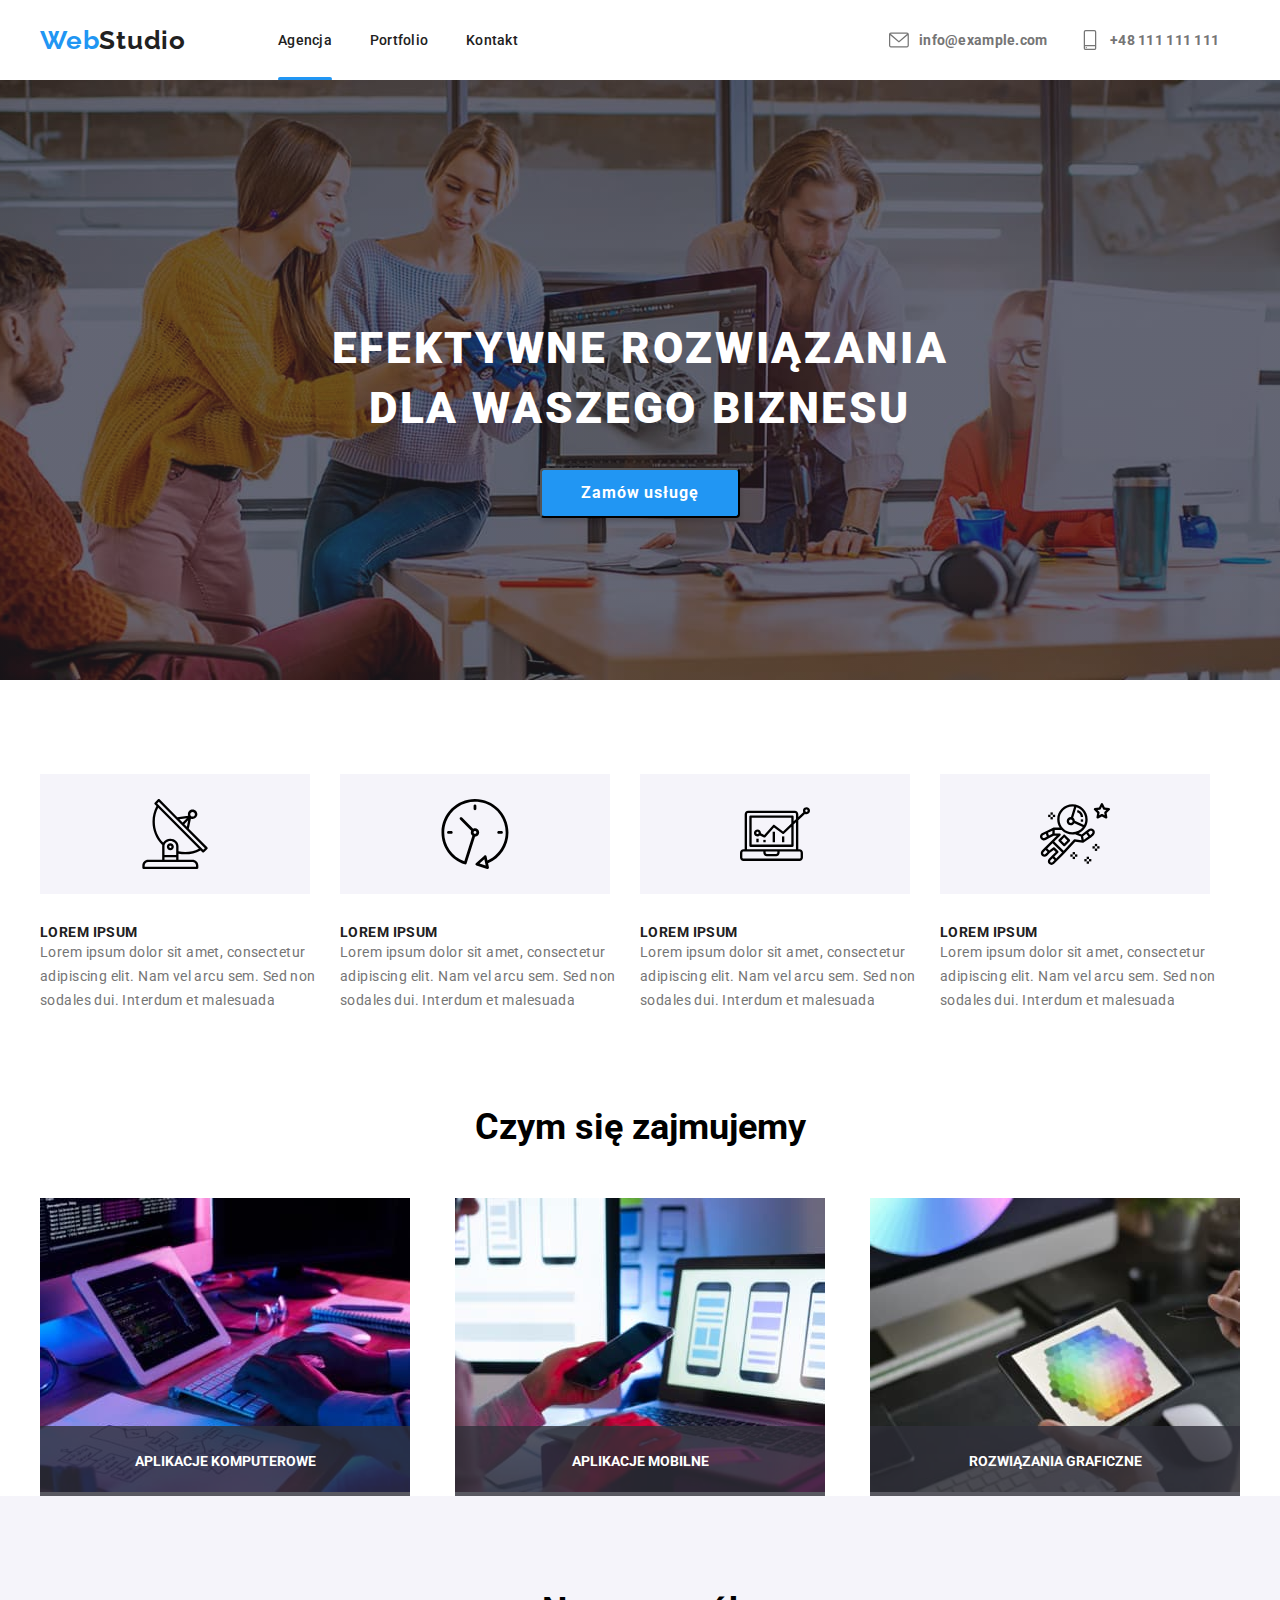
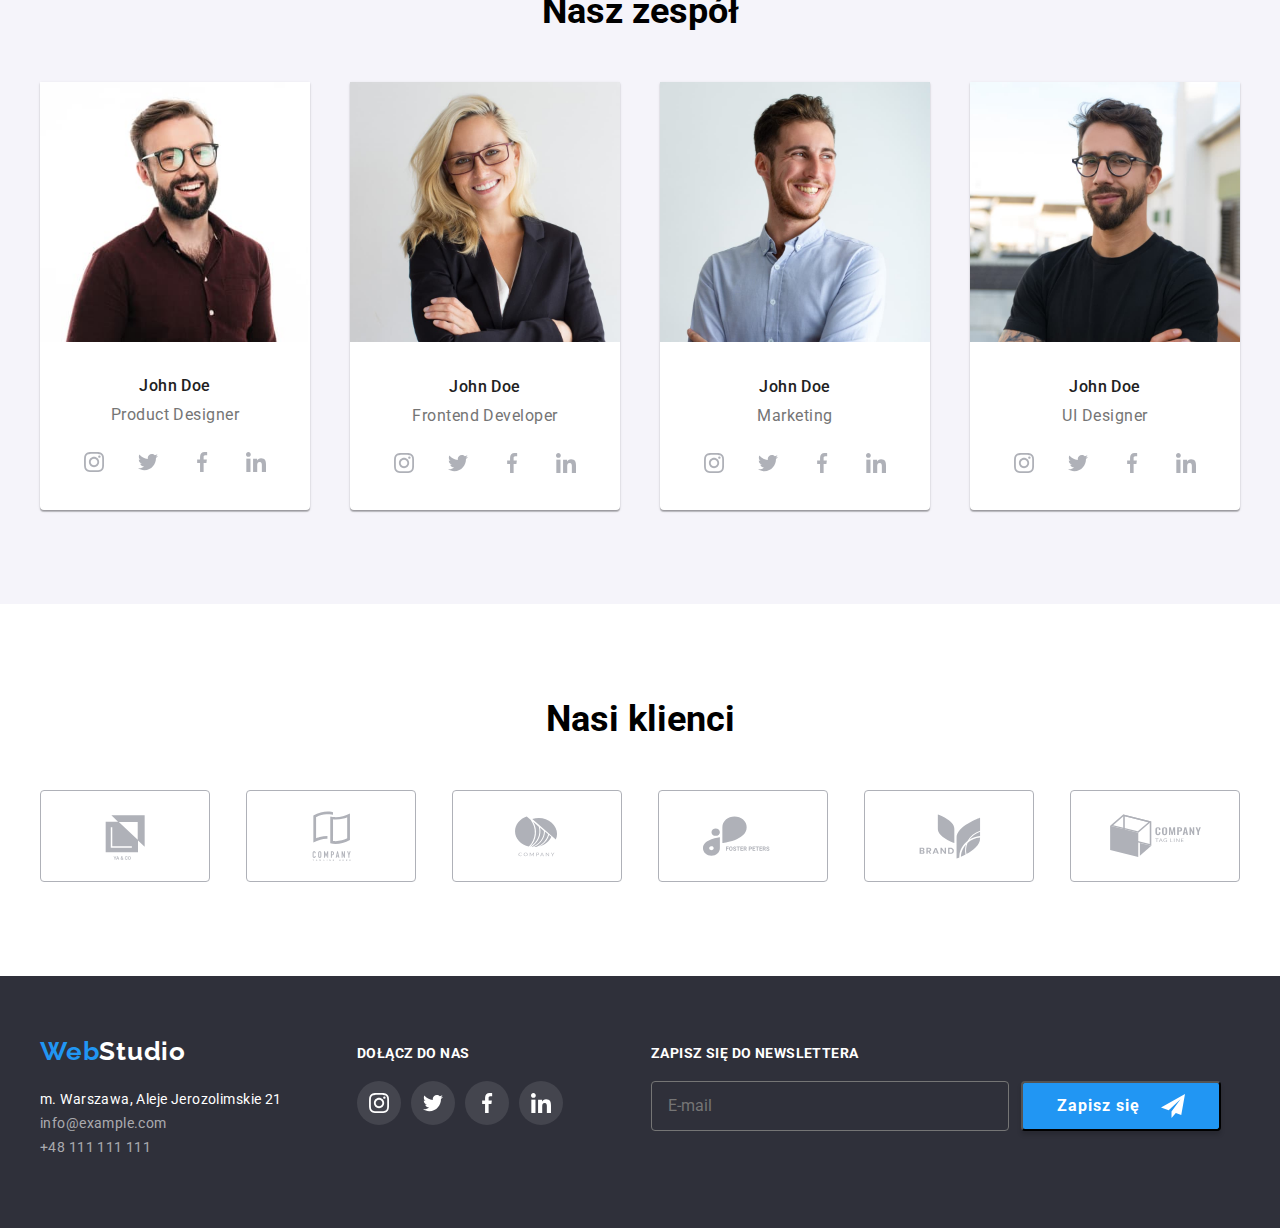
<file: index.html>
<!DOCTYPE html>
<html lang="en">
  <head>
    <meta charset="utf-8" />
    <title>Studio</title>
    <link rel="stylesheet" href="./CSS/normalize.css" />
    <link rel="stylesheet" href="./CSS/main.min.css" />
    <link rel="preconnect" href="https://fonts.googleapis.com" />
    <link rel="preconnect" href="https://fonts.gstatic.com" crossorigin />
    <link
      href="https://fonts.googleapis.com/css2?family=Raleway:wght@700&family=Roboto:wght@400;500;700;900&display=swap"
      rel="stylesheet"
    />
  </head>
  <body class="corps">
    <header>
      <section class="section">
        <div class="container container--header">
          <a class="weblogo weblogo--header" href="#"
            >Web<span class="weblogo__black">Studio</span></a
          >
          <nav class="navigation">
            <a class="navigation__pages navigation--active" href="#">Agencja</a>
            <a class="navigation__pages" href="portfolio.html">Portfolio</a>
            <a class="navigation__pages" href="">Kontakt</a>
          </nav>
          <address class="address-header">
            <a class="address-header__email" href="mailto:info@example.com"
              ><svg class="address-header__envelope">
                <use
                  href="images/icons.svg#icon-envelope"
                  class="address-header__svg"
                ></use></svg
              >info@example.com</a
            >
            <a class="address-header__tel" href="tel:+48111111111"
              ><svg class="address-header__smartphone">
                <use
                  href="images/icons.svg#icon-smartphone"
                  class="address-header__svg"
                ></use></svg
              >+48 111 111 111</a
            >
          </address>
        </div>
      </section>
    </header>
    <main>
      <section class="section slogan">
        <div class="container">
          <h1 class="slogan__title">
            EFEKTYWNE ROZWIĄZANIA DLA WASZEGO BIZNESU
          </h1>
          <button class="slogan__button" type="button" data-modal-open>
            Zamów usługę
          </button>
        </div>
      </section>
      <section class="section tasks">
        <div class="container tasks__display">
          <ul class="tasks__list">
            <div class="tasks__background">
              <svg class="tasks__icon">
                <use
                  href="images/icons.svg#icon-antenna"
                  class="tasks__svg"
                ></use>
              </svg>
            </div>
            <li class="tasks__title">LOREM IPSUM</li>
            <li class="tasks__column">
              Lorem ipsum dolor sit amet, consectetur adipiscing elit. Nam vel
              arcu sem. Sed non sodales dui. Interdum et malesuada
            </li>
          </ul>

          <ul class="tasks__list">
            <div class="tasks__background">
              <svg class="tasks__icon">
                <use
                  href="images/icons.svg#icon-clock"
                  class="tasks__svg"
                ></use>
              </svg>
            </div>
            <li class="tasks__title">LOREM IPSUM</li>
            <li class="tasks__column">
              Lorem ipsum dolor sit amet, consectetur adipiscing elit. Nam vel
              arcu sem. Sed non sodales dui. Interdum et malesuada
            </li>
          </ul>
          <ul class="tasks__list">
            <div class="tasks__background">
              <svg class="tasks__icon">
                <use
                  href="images/icons.svg#icon-diagram"
                  class="tasks__svg"
                ></use>
              </svg>
            </div>
            <li class="tasks__title">LOREM IPSUM</li>
            <li class="tasks__column">
              Lorem ipsum dolor sit amet, consectetur adipiscing elit. Nam vel
              arcu sem. Sed non sodales dui. Interdum et malesuada
            </li>
          </ul>
          <ul class="tasks__list">
            <div class="tasks__background">
              <svg class="tasks__icon">
                <use
                  href="images/icons.svg#icon-astronaut"
                  class="tasks__svg"
                ></use>
              </svg>
            </div>
            <li class="tasks__title">LOREM IPSUM</li>
            <li class="tasks__column">
              Lorem ipsum dolor sit amet, consectetur adipiscing elit. Nam vel
              arcu sem. Sed non sodales dui. Interdum et malesuada
            </li>
          </ul>
        </div>
      </section>

      <section class="section work">
        <div class="container">
          <h2 class="work__title">Czym się zajmujemy</h2>
          <div class="work__pictures">
            <li class="work__list">
              <img
                src="images/box1.jpg"
                alt="Komputer"
                width="370"
                height="294"
              />
              <div class="work__text">APLIKACJE KOMPUTEROWE</div>
            </li>
            <li class="work__list">
              <img
                src="images/box2.jpg"
                alt="Telefon"
                width="370"
                height="294"
              />
              <div class="work__text">APLIKACJE MOBILNE</div>
            </li>
            <li class="work__list">
              <img
                src="images/box3.jpg"
                alt="Tablet"
                width="370"
                height="294"
              />
              <div class="work__text">ROZWIĄZANIA GRAFICZNE</div>
            </li>
          </div>
        </div>
      </section>
      <section class="section team">
        <div class="container">
          <h2 class="team__title">Nasz zespół</h2>
          <ul class="team__list team--space">
            <li class="team__card">
              <img
                class="team__img"
                src="images/teamcard1.jpg"
                alt="Product Designer"
              />
              <p class="team__name">John Doe</p>
              <p class="team__position">Product Designer</p>
              <div class="team__icons">
                <a href="#" class="team__icon-background">
                  <svg class="team__link-icon">
                    <use
                      href="images/icons.svg#icon-instagram"
                      class="team__svg"
                    ></use>
                  </svg>
                </a>
                <a href="#" class="team__icon-background">
                  <svg class="team__link-icon">
                    <use
                      href="images/icons.svg#icon-twitter"
                      class="team__svg"
                    ></use>
                  </svg>
                </a>
                <a href="#" class="team__icon-background">
                  <svg class="team__link-icon">
                    <use
                      href="images/icons.svg#icon-facebook"
                      class="team__svg"
                    ></use>
                  </svg>
                </a>
                <a href="#" class="team__icon-background">
                  <svg class="team__link-icon">
                    <use
                      href="images/icons.svg#icon-linkedin"
                      class="team__svg"
                    ></use>
                  </svg>
                </a>
              </div>
            </li>
            <li class="team__card">
              <img
                class="team__img"
                src="images/teamcard2.jpg"
                alt="Frontend Developer"
              />
              <p class="team__name">John Doe</p>
              <p class="team__position">Frontend Developer</p>
              <div class="team__icons">
                <a href="#" class="team__icon-background">
                  <svg class="team__link-icon">
                    <use
                      href="images/icons.svg#icon-instagram"
                      class="team__svg"
                    ></use>
                  </svg>
                </a>
                <a href="#" class="team__icon-background">
                  <svg class="team__link-icon">
                    <use
                      href="images/icons.svg#icon-twitter"
                      class="team__svg"
                    ></use>
                  </svg>
                </a>
                <a href="#" class="team__icon-background">
                  <svg class="team__link-icon">
                    <use
                      href="images/icons.svg#icon-facebook"
                      class="team__svg"
                    ></use>
                  </svg>
                </a>
                <a href="#" class="team__icon-background">
                  <svg class="team__link-icon">
                    <use
                      href="images/icons.svg#icon-linkedin"
                      class="team__svg"
                    ></use>
                  </svg>
                </a>
              </div>
            </li>
            <li class="team__card">
              <img
                class="team__img"
                src="images/teamcard3.jpg"
                alt="Marketing"
              />
              <p class="team__name">John Doe</p>
              <p class="team__position">Marketing</p>
              <div class="team__icons">
                <a href="#" class="team__icon-background">
                  <svg class="team__link-icon">
                    <use
                      href="images/icons.svg#icon-instagram"
                      class="team__svg"
                    ></use>
                  </svg>
                </a>
                <a href="#" class="team__icon-background">
                  <svg class="team__link-icon">
                    <use
                      href="images/icons.svg#icon-twitter"
                      class="team__svg"
                    ></use>
                  </svg>
                </a>
                <a href="#" class="team__icon-background">
                  <svg class="team__link-icon">
                    <use
                      href="images/icons.svg#icon-facebook"
                      class="team__svg"
                    ></use>
                  </svg>
                </a>
                <a href="#" class="team__icon-background">
                  <svg class="team__link-icon">
                    <use
                      href="images/icons.svg#icon-linkedin"
                      class="team__svg"
                    ></use>
                  </svg>
                </a>
              </div>
            </li>
            <li class="team__card">
              <img
                class="team__img"
                src="images/teamcard4.jpg"
                alt="UI Designer"
              />
              <p class="team__name">John Doe</p>
              <p class="team__position">UI Designer</p>
              <div class="team__icons">
                <a href="#" class="team__icon-background">
                  <svg class="team__link-icon">
                    <use
                      href="images/icons.svg#icon-instagram"
                      class="team__svg"
                    ></use>
                  </svg>
                </a>
                <a href="#" class="team__icon-background">
                  <svg class="team__link-icon">
                    <use
                      href="images/icons.svg#icon-twitter"
                      class="team__svg"
                    ></use>
                  </svg>
                </a>
                <a href="#" class="team__icon-background">
                  <svg class="team__link-icon">
                    <use
                      href="images/icons.svg#icon-facebook"
                      class="team__svg"
                    ></use>
                  </svg>
                </a>
                <a href="#" class="team__icon-background">
                  <svg class="team__link-icon">
                    <use
                      href="images/icons.svg#icon-linkedin"
                      class="team__svg"
                    ></use>
                  </svg>
                </a>
              </div>
            </li>
          </ul>
        </div>
      </section>

      <section class="section clients">
        <div class="container">
          <h2 class="clients__title">Nasi klienci</h2>
          <div class="clients__pictures">
            <div class="clients__background">
              <svg class="clients__icon">
                <use
                  href="images/icons.svg#icon-Logo1"
                  class="clients__svg"
                ></use>
              </svg>
            </div>
            <div class="clients__background">
              <svg class="clients__icon">
                <use
                  href="images/icons.svg#icon-Logo2"
                  class="clients__svg"
                ></use>
              </svg>
            </div>
            <div class="clients__background">
              <svg class="clients__icon">
                <use
                  href="images/icons.svg#icon-Logo3"
                  class="clients__svg"
                ></use>
              </svg>
            </div>
            <div class="clients__background">
              <svg class="clients__icon">
                <use
                  href="images/icons.svg#icon-Logo4"
                  class="clients__svg"
                ></use>
              </svg>
            </div>
            <div class="clients__background">
              <svg class="clients__icon">
                <use
                  href="images/icons.svg#icon-Logo5"
                  class="clients__svg"
                ></use>
              </svg>
            </div>
            <div class="clients__background">
              <svg class="clients__icon">
                <use
                  href="images/icons.svg#icon-Logo6"
                  class="clients_svg"
                ></use>
              </svg>
            </div>
          </div>
        </div>
      </section>
    </main>
    <footer class="foot">
      <div class="container foot__position">
        <address class="address-footer">
          <a class="weblogo weblogo--footer" href="#"
            >Web<span class="weblogo__white">Studio</span></a
          >
          <p class="address-footer__address">
            m. Warszawa, Aleje Jerozolimskie 21
          </p>
          <p class="address-footer__position">
            <a class="address-footer__contact-to" href="mailto:info@example.com"
              >info@example.com</a
            >
          </p>
          <p class="address-footer__position">
            <a class="address-footer__contact-to" href="tel:+48111111111"
              >+48 111 111 111</a
            >
          </p>
        </address>
        <div class="link">
          <div>
            <p class="link__title">DOŁĄCZ DO NAS</p>
            <div class="link__icons">
              <a href="#" class="link__icon-background">
                <svg class="link__icon">
                  <use
                    href="images/icons.svg#icon-instagram"
                    class="link__svg"
                  ></use>
                </svg>
              </a>
              <a href="#" class="link__icon-background">
                <svg class="link__icon">
                  <use
                    href="images/icons.svg#icon-twitter"
                    class="link__svg"
                  ></use>
                </svg>
              </a>
              <a href="#" class="link__icon-background">
                <svg class="link__icon">
                  <use
                    href="images/icons.svg#icon-facebook"
                    class="link__svg"
                  ></use>
                </svg>
              </a>
              <a href="#" class="link__icon-background">
                <svg class="link__icon">
                  <use
                    href="images/icons.svg#icon-linkedin"
                    class="link__svg"
                  ></use>
                </svg>
              </a>
            </div>
          </div>

          <div class="link__newsletter">
            <div>
              <div class="link__newsletter-title">
                ZAPISZ SIĘ DO NEWSLETTERA
              </div>
              <input
                type="text"
                class="link__newsletter-input"
                placeholder="E-mail"
              />
            </div>
            <div class="link__signup">
              <button class="link__signup-button" type="submit">
                <p class="link__signup-text">Zapisz się</p>
                <svg class="link__signup-send">
                  <use
                    href="images/icons.svg#icon-send"
                    class="link__signup-svg"
                  ></use>
                </svg>
              </button>
            </div>
          </div>
        </div>
      </div>
    </footer>
    <div class="is-hidden" data-modal>
      <div class="form">
        <div class="form__display">
          <div class="form__title">Zostaw swoje dane w formularzu poniżej</div>

          <label for="form__name" class="form__label"
            >Imie
            <div class="form__position">
              <svg class="form__icon">
                <use
                  href="images/icons.svg#icon-person"
                  class="form__svg"
                ></use>
              </svg>
              <input type="text" class="form__name form--space" name="imie" />
            </div>
          </label>

          <label for="form__phone" class="form__label"
            >Telefon
            <div class="form__position">
              <svg class="form__icon">
                <use href="images/icons.svg#icon-phone" class="form__svg"></use>
              </svg>
              <input
                type="text"
                class="form__phone form--space"
                name="numer telefonu"
              />
            </div>
          </label>

          <label for="form__email" class="form__label"
            >Email

            <div class="form__position">
              <svg class="form__icon">
                <use href="images/icons.svg#icon-email" class="form__svg"></use>
              </svg>
              <input
                type="text"
                class="form__email form--space"
                name="adres email"
              />
            </div>
          </label>
          <label for="form__comment" class="form__label">Komentarz </label>
          <textarea
            class="form__comment"
            placeholder="Wprowadź tekst"
          ></textarea>

          <div class="form__checkbox">
            <input type="checkbox" class="form__box" unchecked />

            <svg class="form__check">
              <use href="images/icons.svg#icon-check" class="form__svg"></use>
            </svg>

            <span class="form__text">Oświadczam iż akceptuję</span>
            <a href="#" class="form__document">Regulamin</a>
            <span class="form__text">i</span>
            <a href="#" class="form__document">Politykę Prywatności.</a>
          </div>
          <button type="submit" class="form__button button">Wyślij</button>
          <button type="button" class="form__close-button" data-modal-close>
            x
          </button>
        </div>
      </div>
    </div>
    <script src="./js/modal.js"></script>
  </body>
</html>
</file>
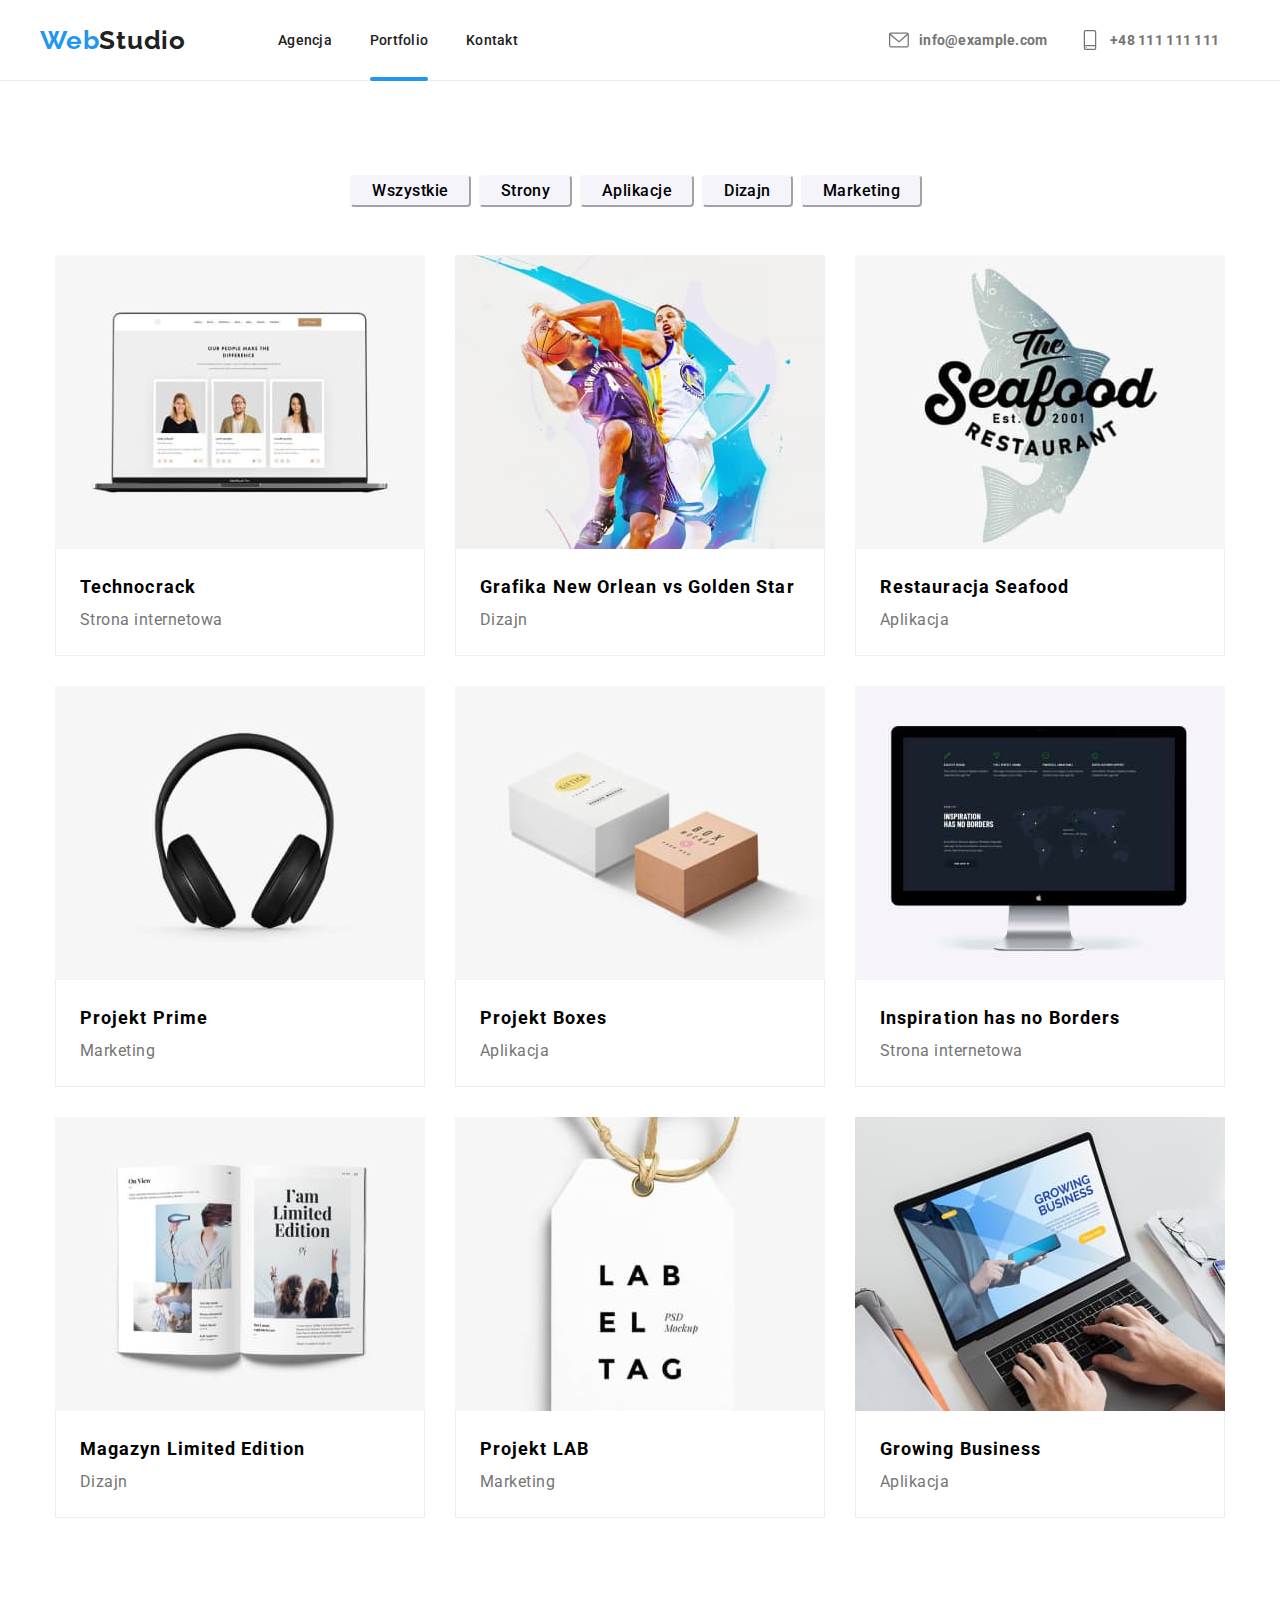
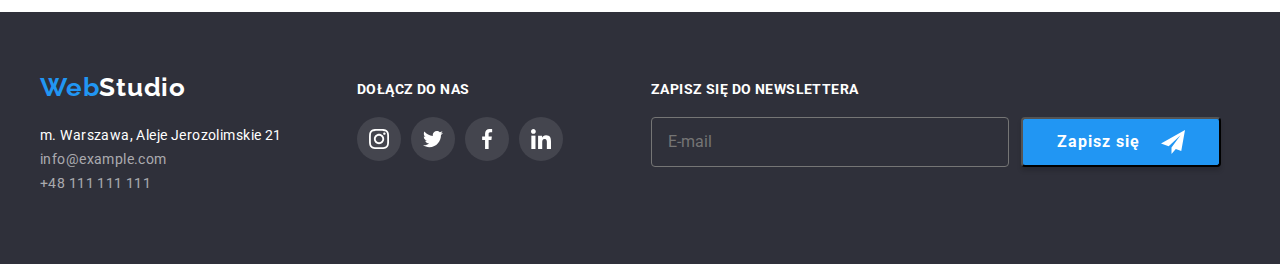
<file: portfolio.html>
<!DOCTYPE html>
<html lang="en">
  <head>
    <meta charset="utf-8" />
    <title>Portfolio</title>
    <link rel="stylesheet" href="./CSS/normalize.css" />
    <link rel="stylesheet" href="./CSS/main.min.css" />
    <link rel="preconnect" href="https://fonts.googleapis.com" />
    <link rel="preconnect" href="https://fonts.gstatic.com" crossorigin />
    <link
      href="https://fonts.googleapis.com/css2?family=Raleway:wght@700&family=Roboto:wght@400;500;700;900&display=swap"
      rel="stylesheet"
    />
  </head>
  <body class="corps">
    <header>
      <section class="section section--border-bottom">
        <div class="container container--header">
          <a class="weblogo weblogo--header" href="index.html"
            >Web<span class="weblogo__black">Studio</span></a
          >
          <nav class="navigation">
            <a class="navigation__pages" href="index.html">Agencja</a>
            <a class="navigation__pages navigation--active" href="#"
              >Portfolio</a
            >
            <a class="navigation__pages" href="">Kontakt</a>
          </nav>
          <address class="address-header">
            <a class="address-header__email" href="mailto:info@example.com"
              ><svg class="address-header__envelope">
                <use
                  href="images/icons.svg#icon-envelope"
                  class="address-header__svg"
                ></use></svg
              >info@example.com</a
            >
            <a class="address-header__tel" href="tel:+48111111111"
              ><svg class="address-header__smartphone">
                <use
                  href="images/icons.svg#icon-smartphone"
                  class="address-header__svg"
                ></use></svg
              >+48 111 111 111</a
            >
          </address>
        </div>
      </section>
    </header>
    <main>
      <section class="section buttons">
        <div class="container buttons__container">
          <button class="buttons__wszystkie button" type="button">
            Wszystkie
          </button>
          <button class="buttons__strony button" type="button">Strony</button>
          <button class="buttons__aplikacje button" type="button">
            Aplikacje
          </button>
          <button class="buttons__dizajn button" type="button">Dizajn</button>
          <button class="buttons__marketing button" type="button">
            Marketing
          </button>
        </div>
      </section>
      <section class="section projects">
        <div class="container">
          <ul class="projects__row">
            <li class="projects__list">
              <div class="projects__popup">
                <img
                  src="images/technocrack.jpg"
                  alt="technocrack"
                  width="370"
                  height="294"
                />
                <div class="projects__popup-text">
                  Technocrack jest popularną platformą wykorzystywaną do
                  rozpowszechniania koronawirusa. Firmy wykorzystują tę
                  platformę do celów szpiegowskich i ataków na niezabezpieczone
                  serwery konkurencji
                </div>
              </div>
              <div class="projects__box">
                <p class="projects__title">Technocrack</p>
                <p class="projects__subtitle">Strona internetowa</p>
              </div>
            </li>
            <li class="projects__list">
              <div class="projects__popup">
                <img
                  src="images/grafika.jpg"
                  alt="Frontend Developer"
                  width="370"
                  height="294"
                />
                <div class="projects__popup-text">
                  Technocrack jest popularną platformą wykorzystywaną do
                  rozpowszechniania koronawirusa. Firmy wykorzystują tę
                  platformę do celów szpiegowskich i ataków na niezabezpieczone
                  serwery konkurencji
                </div>
              </div>
              <div class="projects__box">
                <p class="projects__title">Grafika New Orlean vs Golden Star</p>
                <p class="projects__subtitle">Dizajn</p>
              </div>
            </li>
            <li class="projects__list">
              <div class="projects__popup">
                <img
                  src="images/restauracja.jpg"
                  alt="restauracja"
                  width="370"
                  height="294"
                />
                <div class="projects__popup-text">
                  Technocrack jest popularną platformą wykorzystywaną do
                  rozpowszechniania koronawirusa. Firmy wykorzystują tę
                  platformę do celów szpiegowskich i ataków na niezabezpieczone
                  serwery konkurencji
                </div>
              </div>
              <div class="projects__box">
                <p class="projects__title">Restauracja Seafood</p>
                <p class="projects__subtitle">Aplikacja</p>
              </div>
            </li>
            <li class="projects__list">
              <div class="projects__popup">
                <img
                  src="images/projekt_prime.jpg"
                  alt="projekt_prime"
                  width="370"
                  height="294"
                />
                <div class="projects__popup-text">
                  Technocrack jest popularną platformą wykorzystywaną do
                  rozpowszechniania koronawirusa. Firmy wykorzystują tę
                  platformę do celów szpiegowskich i ataków na niezabezpieczone
                  serwery konkurencji
                </div>
              </div>
              <div class="projects__box">
                <p class="projects__title">Projekt Prime</p>
                <p class="projects__subtitle">Marketing</p>
              </div>
            </li>
            <li class="projects__list">
              <div class="projects__popup">
                <img
                  src="images/projekt_boxes.jpg"
                  alt="projekt_boxes"
                  width="370"
                  height="294"
                />
                <div class="projects__popup-text">
                  Technocrack jest popularną platformą wykorzystywaną do
                  rozpowszechniania koronawirusa. Firmy wykorzystują tę
                  platformę do celów szpiegowskich i ataków na niezabezpieczone
                  serwery konkurencji
                </div>
              </div>
              <div class="projects__box">
                <p class="projects__title">Projekt Boxes</p>
                <p class="projects__subtitle">Aplikacja</p>
              </div>
            </li>
            <li class="projects__list">
              <div class="projects__popup">
                <img
                  src="images/inspiration.jpg"
                  alt="inspiration"
                  width="370"
                  height="294"
                />
                <div class="projects__popup-text">
                  Technocrack jest popularną platformą wykorzystywaną do
                  rozpowszechniania koronawirusa. Firmy wykorzystują tę
                  platformę do celów szpiegowskich i ataków na niezabezpieczone
                  serwery konkurencji
                </div>
              </div>
              <div class="projects__box">
                <p class="projects__title">Inspiration has no Borders</p>
                <p class="projects__subtitle">Strona internetowa</p>
              </div>
            </li>
            <li class="projects__list">
              <div class="projects__popup">
                <img
                  src="images/magazyn.jpg"
                  alt="magazyn"
                  width="370"
                  height="294"
                />
                <div class="projects__popup-text">
                  Technocrack jest popularną platformą wykorzystywaną do
                  rozpowszechniania koronawirusa. Firmy wykorzystują tę
                  platformę do celów szpiegowskich i ataków na niezabezpieczone
                  serwery konkurencji
                </div>
              </div>
              <div class="projects__box">
                <p class="projects__title">Magazyn Limited Edition</p>
                <p class="projects__subtitle">Dizajn</p>
              </div>
            </li>
            <li class="projects__list">
              <div class="projects__popup">
                <img
                  src="images/projekt_lab.jpg"
                  alt="projekt_lab"
                  width="370"
                  height="294"
                />
                <div class="projects__popup-text">
                  Technocrack jest popularną platformą wykorzystywaną do
                  rozpowszechniania koronawirusa. Firmy wykorzystują tę
                  platformę do celów szpiegowskich i ataków na niezabezpieczone
                  serwery konkurencji
                </div>
              </div>
              <div class="projects__box">
                <p class="projects__title">Projekt LAB</p>
                <p class="projects__subtitle">Marketing</p>
              </div>
            </li>
            <li class="projects__list">
              <div class="projects__popup">
                <img
                  src="images/growing.jpg"
                  alt="growing"
                  width="370"
                  height="294"
                />
                <div class="projects__popup-text">
                  Technocrack jest popularną platformą wykorzystywaną do
                  rozpowszechniania koronawirusa. Firmy wykorzystują tę
                  platformę do celów szpiegowskich i ataków na niezabezpieczone
                  serwery konkurencji
                </div>
              </div>
              <div class="projects__box">
                <p class="projects__title">Growing Business</p>
                <p class="projects__subtitle">Aplikacja</p>
              </div>
            </li>
          </ul>
        </div>
      </section>
    </main>
    <footer class="foot">
      <div class="container foot__position">
        <address class="address-footer">
          <a class="weblogo weblogo--footer" href="#"
            >Web<span class="weblogo__white">Studio</span></a
          >
          <p class="address-footer__address">
            m. Warszawa, Aleje Jerozolimskie 21
          </p>
          <p class="address-footer__position">
            <a class="address-footer__contact-to" href="mailto:info@example.com"
              >info@example.com</a
            >
          </p>
          <p class="address-footer__position">
            <a class="address-footer__contact-to" href="tel:+48111111111"
              >+48 111 111 111</a
            >
          </p>
        </address>
        <div class="link">
          <div>
            <p class="link__title">DOŁĄCZ DO NAS</p>
            <div class="link__icons">
              <a href="#" class="link__icon-background">
                <svg class="link__icon">
                  <use
                    href="images/icons.svg#icon-instagram"
                    class="link__svg"
                  ></use>
                </svg>
              </a>
              <a href="#" class="link__icon-background">
                <svg class="link__icon">
                  <use
                    href="images/icons.svg#icon-twitter"
                    class="link__svg"
                  ></use>
                </svg>
              </a>
              <a href="#" class="link__icon-background">
                <svg class="link__icon">
                  <use
                    href="images/icons.svg#icon-facebook"
                    class="link__svg"
                  ></use>
                </svg>
              </a>
              <a href="#" class="link__icon-background">
                <svg class="link__icon">
                  <use
                    href="images/icons.svg#icon-linkedin"
                    class="link__svg"
                  ></use>
                </svg>
              </a>
            </div>
          </div>

          <div class="link__newsletter">
            <div>
              <div class="link__newsletter-title">
                ZAPISZ SIĘ DO NEWSLETTERA
              </div>
              <input
                type="text"
                class="link__newsletter-input"
                placeholder="E-mail"
              />
            </div>
            <div class="link__signup">
              <button class="link__signup-button" type="submit">
                <p class="link__signup-text">Zapisz się</p>
                <svg class="link__signup-send">
                  <use
                    href="images/icons.svg#icon-send"
                    class="link__signup-svg"
                  ></use>
                </svg>
              </button>
            </div>
          </div>
        </div>
      </div>
    </footer>
  </body>
</html>
</file>
<file: CSS/main.min.css>
:root{--main-font: "Roboto", sans-serif;--secondary-font: "Raleway", sans-serif;--main-color: #212121;--secondary-color: #ffffff;--third-color: #2196f3;--fourth-color: #757575}.section{padding-top:0px;padding-bottom:0px}.section--border-bottom{border-bottom:1px solid #ececec}.container{width:1200px;margin:0px auto}.container--header{display:flex;align-items:center;height:80px}.address-footer{font-style:normal}.address-footer__address{margin:0;padding:0;width:247px;font-weight:normal;font-size:14px;line-height:24px;letter-spacing:.03em;color:var(--secondary-color)}.address-footer__position{margin:0;padding:0}.address-footer__contact-to{width:231px;font-weight:normal;font-size:14px;line-height:24px;letter-spacing:.03em;-webkit-text-decoration-line:none;text-decoration-line:none;color:rgba(255,255,255,.6)}.address-footer__contact-to:hover,.address-footer__contact-to:focus{color:var(--third-color);fill:var(--third-color);transition:250ms cubic-bezier(0.4, 0, 0.2, 1);outline-color:var(--third-color)}.address-header{font-style:normal;display:flex;align-items:center;justify-items:center;fill:var(--fourth-color)}.address-header__email{width:161px;display:flex;align-items:center;justify-items:center;font-weight:500px;font-size:14px;line-height:16px;text-decoration:none;letter-spacing:.02em;color:var(--fourth-color)}.address-header__tel{width:160px;margin-left:30px;display:flex;align-items:center;justify-items:center;font-weight:500px;font-size:14px;line-height:16px;text-decoration:none;letter-spacing:.02em;color:var(--fourth-color);fill:var(--fourth-color)}.address-header__svg{size:20px;width:20px;height:20px}.address-header__envelope,.address-header__smartphone{width:30px;height:20px;padding-right:10px}.address-header__email:hover,.address-header__email:focus,.address-header__tel:hover,.address-header__tel:focus{color:var(--third-color);fill:var(--third-color);transition:250ms cubic-bezier(0.4, 0, 0.2, 1);outline-color:var(--third-color)}.button{margin-right:8px;background:#f5f4fa;border-radius:4px;font-weight:500;font-size:16px;line-height:26px;text-align:center;letter-spacing:.03em;cursor:pointer;border-color:#f5f4fa}.button:hover,.button:focus{background:var(--third-color);box-shadow:0px 3px 1px rgba(0,0,0,.1),0px 1px 2px rgba(0,0,0,.08),0px 2px 2px rgba(0,0,0,.12);border-radius:4px;color:var(--secondary-color);transition:250ms cubic-bezier(0.4, 0, 0.2, 1)}.buttons{padding-top:94px;padding-bottom:0px}.buttons__container{display:flex;justify-content:center;padding-bottom:14px;box-shadow:0px}.buttons__wszystkie{width:121px}.buttons__strony{width:93px}.buttons__aplikacje{width:114px}.buttons__dizajn{width:91px}.buttons__marketing{width:121px}.clients{padding-top:94px;padding-bottom:94px}.clients__title{margin:0;padding:0;text-align:center;margin-bottom:50px;font-style:normal;font-weight:bold;font-size:36px;line-height:42px}.clients__pictures{display:flex;justify-content:space-between}.clients__background{width:170px;height:92px;border:1px solid #afb1b8;border-radius:4px;cursor:pointer}.clients__background:hover,.clients__background:focus{border:1px solid var(--third-color);transition:250ms cubic-bezier(0.4, 0, 0.2, 1);outline-color:var(--third-color);outline-width:1px}.clients__icon{width:44px;height:44px;width:170px;height:92px;padding:17px 32px;fill:#afb1b8}.clients__icon:hover,.clients__icon:focus{color:var(--third-color);fill:var(--third-color);transition:250ms cubic-bezier(0.4, 0, 0.2, 1);outline-color:var(--third-color)}.corps{font-family:var(--main-font);font-style:normal;font-weight:bold;color:var(--family-color)}.foot{height:252px;top:1628px;background:#2f303a}.foot__position{display:flex;align-items:center}.form{position:absolute;top:50%;left:50%;transform:translate(-50%, -50%);width:528px;min-height:581px;background-color:var(--secondary-color);-webkit-animation:animateModal 1000ms 1000ms;animation:animateModal 1000ms 1000ms;border-radius:4px}@-webkit-keyframes animateModal{0%{transform:translate(-50%, -50%) scale(0.75)}50%{transform:translate(-50%, -50%) scale(1.25)}100%{transform:translate(-50%, -50%) scale(1)}}@keyframes animateModal{0%{transform:translate(-50%, -50%) scale(0.75)}50%{transform:translate(-50%, -50%) scale(1.25)}100%{transform:translate(-50%, -50%) scale(1)}}.form__display{display:flex;flex-direction:column;position:relative;margin-left:40px}.form__title{width:448px;height:23px;margin-top:40px;font-size:20px;text-align:center;color:var(--main-color)}.form__label{text-align:left;margin-top:10px;padding-bottom:4px;color:var(--fourth-color);font-size:12px;font-style:normal}.form__position{position:relative;width:448px;height:40px}.form__icon{position:absolute;width:18px;height:18px;margin-left:12px;margin-top:11px;fill:var(--main-color)}.form__svg{size:20px;width:20px;height:20px}.form--space{width:448px;height:40px;border:1px solid rgba(33,33,33,.2);box-sizing:border-box;border-radius:4px;padding-left:42px;outline-color:var(--third-color);color:var(--fourth-color)}.form__comment{width:448px;height:120px;padding-top:12px;padding-left:16px;text-align:left;vertical-align:text-top;border:1px solid rgba(33,33,33,.2);box-sizing:border-box;border-radius:4px;color:var(--fourth-color);font-size:12px;font-style:normal;resize:none}.form__checkbox{position:relative;margin-top:20px;font-size:14px;font-style:normal;color:var(--fourth-color)}.form__box{position:relative;width:16px;height:15px;border:1px solid var(--main-color);border-radius:4px;-webkit-appearance:none;-moz-appearance:none;appearance:none}.form__box:checked{border:none;background-color:var(--third-color)}.form__check{position:absolute;width:16px;height:15px;margin-left:-19px;margin-top:1px;border-radius:4px;fill:none;visibility:hidden}.form__box:checked+.form__check{fill:var(--secondary-color);visibility:visible}.form__document{color:var(--third-color)}.form__document:hover,.form__document:focus{color:var(--third-color);fill:var(--third-color);transition:250ms cubic-bezier(0.4, 0, 0.2, 1);outline-color:var(--third-color)}.form__button{margin-top:30px;margin-left:134px;width:200px;height:50px;background:var(--third-color);box-shadow:0px 4px 4px rgba(0,0,0,.15);border-radius:4px;font-family:var(--main-font);font-style:normal;font-weight:bold;font-size:16px;line-height:30px;text-align:center;letter-spacing:.06em;cursor:pointer;color:var(--secondary-color)}.form__button:hover,.form__button:focus{background:var(--third-color);box-shadow:0px 3px 1px rgba(0,0,0,.1),0px 1px 2px rgba(0,0,0,.08),0px 2px 2px rgba(0,0,0,.12);border-radius:4px;color:var(--secondary-color);transition:250ms cubic-bezier(0.4, 0, 0.2, 1);outline-color:var(--third-color)}.form__close-button{position:absolute;top:8px;right:8px;width:30px;height:30px;background-color:var(--secondary-color);border:1px solid rgba(0,0,0,.1);border-radius:50%;cursor:pointer}.form__close-button:hover,.form__close-button:focus{color:var(--third-color);fill:var(--third-color);transition:250ms cubic-bezier(0.4, 0, 0.2, 1);outline-color:var(--third-color)}.form__position:focus-within .form__icon{fill:var(--third-color)}.form--space:hover,.form--space:focus,.form__comment:hover,.form__comment:focus,.form__box:hover,.form__box:focus{border:1px solid var(--third-color);transition:250ms cubic-bezier(0.4, 0, 0.2, 1);outline-color:var(--third-color);outline-width:1px}.is-hidden{opacity:0;visibility:hidden;pointer-events:none;position:fixed;left:0;top:0;width:100vw;height:100vh;background-color:rgba(0,0,0,.1)}.navigation{position:relative;display:flex;justify-content:space-between;align-items:center;margin-left:93px;margin-right:371px;width:254px}.navigation__pages{position:relative;font-weight:500;font-size:14px;line-height:16px;text-decoration:none;letter-spacing:.02em;color:var(--main-color)}.navigation__pages::after{position:absolute;content:"";display:block;top:45px;right:0;width:0;height:5px;background-color:var(--third-color);border-radius:4px;transition:250ms cubic-bezier(0.4, 0, 0.2, 1)}.navigation__pages:hover,.navigation__pages:focus{color:var(--third-color);fill:var(--third-color);transition:250ms cubic-bezier(0.4, 0, 0.2, 1);outline-color:var(--third-color)}.navigation__pages:hover::after,.navigation__pages:focus::after{width:100%;left:0}.navigation--active::after{content:"";width:100%;height:4px;background:var(--third-color);border-radius:4px;position:absolute;bottom:-32px}.projects{padding-top:34px}.projects__row{margin:0;padding:0;display:flex;justify-content:center;justify-items:center;flex-wrap:wrap;gap:30px;margin-bottom:94px}.projects__list{position:relative;list-style-type:none;cursor:pointer}.projects__list:hover,.projects__list:focus{box-shadow:0px 1px 3px rgba(0,0,0,.12),0px 1px 1px rgba(0,0,0,.14),0px 2px 1px rgba(0,0,0,.2);border-radius:0px 0px 4px 4px;transition:250ms cubic-bezier(0.4, 0, 0.2, 1);transform:translatey(0)}.projects__popup{position:relative;width:370px;height:294px;overflow:hidden}.projects__popup-text{position:absolute;height:100%;width:100%;top:100%;bottom:0;background-color:var(--third-color);color:var(--secondary-color);font-size:18px;line-height:28px;letter-spacing:.03em;transition:transform 250ms cubic-bezier(0.4, 0, 0.2, 1);padding-top:49px;padding-left:24px;padding-right:45px;padding-bottom:45px;opacity:.9}.projects__box{background:var(--secondary-color);border-top:0px;border-bottom:1px solid #eee;border-left:1px solid #eee;border-right:1px solid #eee;box-sizing:border-box}.projects__title{margin:0;padding:0;width:322px;padding-top:20px;margin-left:24px;font-size:18px;line-height:36px;letter-spacing:.06em}.projects__subtitle{margin:0;padding:0;width:322px;margin-left:24px;margin-bottom:20px;font-weight:normal;font-size:16px;line-height:30px;letter-spacing:.03em;color:var(--fourth-color)}.projects__list:hover .projects__popup-text{transform:translateY(-100%)}.slogan{height:600px;background-image:linear-gradient(rgba(47, 48, 58, 0.4), rgba(47, 48, 58, 0.4)),url(../images/background.jpg);height:37.5rem;display:flex;align-items:center;background-repeat:no-repeat;background-position:50% 50%;background-size:cover;position:relative}.slogan .slogan__title{margin:0;padding:0;width:696px;align-items:center;margin-left:auto;margin-right:auto;padding-top:106px;font-family:var(--main-font);font-style:normal;font-weight:900;font-size:44px;line-height:60px;text-align:center;letter-spacing:.06em;color:var(--secondary-color)}.slogan .slogan__button{margin:30px auto;display:block;align-items:center;width:200px;height:50px;background:var(--third-color);box-shadow:0px 4px 4px rgba(0,0,0,.15);border-radius:4px;font-family:var(--main-font);font-style:normal;font-weight:bold;font-size:16px;line-height:30px;text-align:center;letter-spacing:.06em;cursor:pointer;color:var(--secondary-color)}.slogan .slogan__button:hover,.slogan .slogan__button:focus{background:var(--third-color);box-shadow:0px 3px 1px rgba(0,0,0,.1),0px 1px 2px rgba(0,0,0,.08),0px 2px 2px rgba(0,0,0,.12);border-radius:4px;color:var(--secondary-color);transition:250ms cubic-bezier(0.4, 0, 0.2, 1);outline-color:var(--third-color)}.tasks{padding-top:94px;padding-bottom:0px}.tasks__display{display:flex;justify-content:space-between;padding-bottom:0px;margin-bottom:94px}.tasks__list{margin:0;padding:0;list-style-type:none}.tasks__background{width:270px;height:120px;background-color:#f5f4fa}.tasks__icon{width:70px;height:70px;margin:25px 100px}.tasks__svg{size:20px;width:20px;height:20px}.tasks__title{padding-top:30px;text-align:left;font-family:var(--main-font);font-style:normal;font-weight:bold;font-size:14px;line-height:16px;letter-spacing:.03em;text-transform:uppercase;color:var(--main-color)}.tasks__column{font-family:var(--main-font);font-style:normal;font-weight:normal;font-size:14px;line-height:24px;letter-spacing:.03em;color:var(--fourth-color)}.team{padding-top:94px;padding-bottom:94px;background:#f5f4fa}.team__title{margin:0;padding:0;text-align:center;margin-bottom:50px;font-style:normal;font-weight:bold;font-size:36px;line-height:42px}.team__list{margin:0;padding:0;list-style-type:none}.team--space{display:flex;justify-content:space-between}.team__card{width:270px;height:428px;background:var(--secondary-color);box-shadow:0px 1px 3px rgba(0,0,0,.12),0px 1px 1px rgba(0,0,0,.14),0px 2px 1px rgba(0,0,0,.2);border-radius:0px 0px 4px 4px}.team__img{width:270px;left:215px}.team__name{margin:0;padding:0;font-family:var(--main-font);font-style:normal;font-weight:500;font-size:16px;line-height:19px;padding-top:30px;padding-bottom:10px;text-align:center;letter-spacing:.03em;color:var(--main-color)}.team__position{margin:0;padding:0;font-family:var(--main-font);font-style:normal;font-weight:normal;font-size:16px;line-height:19px;text-align:center;letter-spacing:.03em;color:var(--fourth-color)}.team__icon-background{display:flex;align-items:center;justify-content:center;width:44px;height:44px;border-radius:50%;padding:12px;margin-right:10px;background:rgba(255,255,255,.1);fill:#afb1b8}.team__icon-background:hover,.team__icon-background:focus{background:var(--third-color);fill:var(--secondary-color);transition:250ms cubic-bezier(0.4, 0, 0.2, 1);outline-color:var(--third-color)}.team__icons{display:flex;align-items:center;justify-content:space-between;margin:16px 32px;fill:var(--secondary-color)}.team__link-icon{width:44px;height:44px}.team__svg{size:20px;width:20px;height:20px}.weblogo{font-family:var(--secondary-font);font-weight:700px;font-size:26px;text-decoration:none;line-height:31px;letter-spacing:.03em;color:var(--third-color)}.weblogo--header{width:145px}.weblogo__black{color:var(--main-color)}.weblogo__white{color:var(--secondary-color)}.weblogo:hover,.weblogo:focus{color:var(--third-color);fill:var(--third-color);transition:250ms cubic-bezier(0.4, 0, 0.2, 1);outline-color:var(--third-color)}.weblogo--footer{display:block;padding-top:60px;padding-bottom:20px}.work{padding-top:0px;padding-bottom:0px}.work__title{margin:0;padding:0;text-align:center;margin-bottom:50px;font-style:normal;font-weight:bold;font-size:36px;line-height:42px}.work__pictures{position:relative;display:flex;justify-content:space-between}.work__list{list-style-type:none}.work__text{position:absolute;bottom:0px;width:370px;height:70px;font-weight:700px;font-size:14px;display:flex;align-items:center;justify-content:center;background-color:rgba(47,48,58,.8);color:var(--secondary-color)}.link{padding-top:40px;padding-left:70px;display:flex;justify-content:space-between}.link__title,.link__newsletter-title{margin:0;padding:0;padding-bottom:20px;font-style:normal;font-weight:bold;font-size:14px;line-height:16px;letter-spacing:.03em;text-transform:uppercase;color:var(--secondary-color)}.link__icons{display:flex;align-items:center;justify-content:space-between}.link__icon-background{display:flex;align-items:center;justify-content:center;width:44px;height:44px;border-radius:50%;padding:12px;margin-right:10px;background:rgba(255,255,255,.1);fill:var(--secondary-color)}.link__icon-background:hover,.link__icon-background:focus{background:var(--third-color);fill:var(--secondary-color);transition:250ms cubic-bezier(0.4, 0, 0.2, 1);outline-color:var(--third-color)}.link__icon{width:44px;height:44px}.link__svg,.link__signup-svg{size:20px;width:20px;height:20px}.link__newsletter{display:flex;padding-left:78px}.link__newsletter-input{display:flex;align-items:center;border:1px solid var(--fourth-color);color:var(--fourth-color);background-color:transparent;outline-style:none;color:var(--secondary-color);border-radius:4px;width:358px;height:50px;padding-left:16px;transition:color 250ms cubic-bezier(0.4, 0, 0.2, 1),border 250ms cubic-bezier(0.4, 0, 0.2, 1)}.link__signup{padding-left:12px;padding-top:36px}.link__signup-button{width:200px;height:50px;display:flex;justify-content:space-between;align-items:center;background:var(--third-color);box-shadow:0px 4px 4px rgba(0,0,0,.15);border-radius:4px;font-family:var(--main-font);font-style:normal;font-weight:bold;font-size:16px;line-height:30px;letter-spacing:.06em;cursor:pointer;color:var(--secondary-color)}.link__signup-text{margin:0;padding:0;margin-left:28px}.link__signup-send{width:24px;height:24px;margin-right:28px;fill:var(--secondary-color)}/*# sourceMappingURL=main.min.css.map */
</file>
